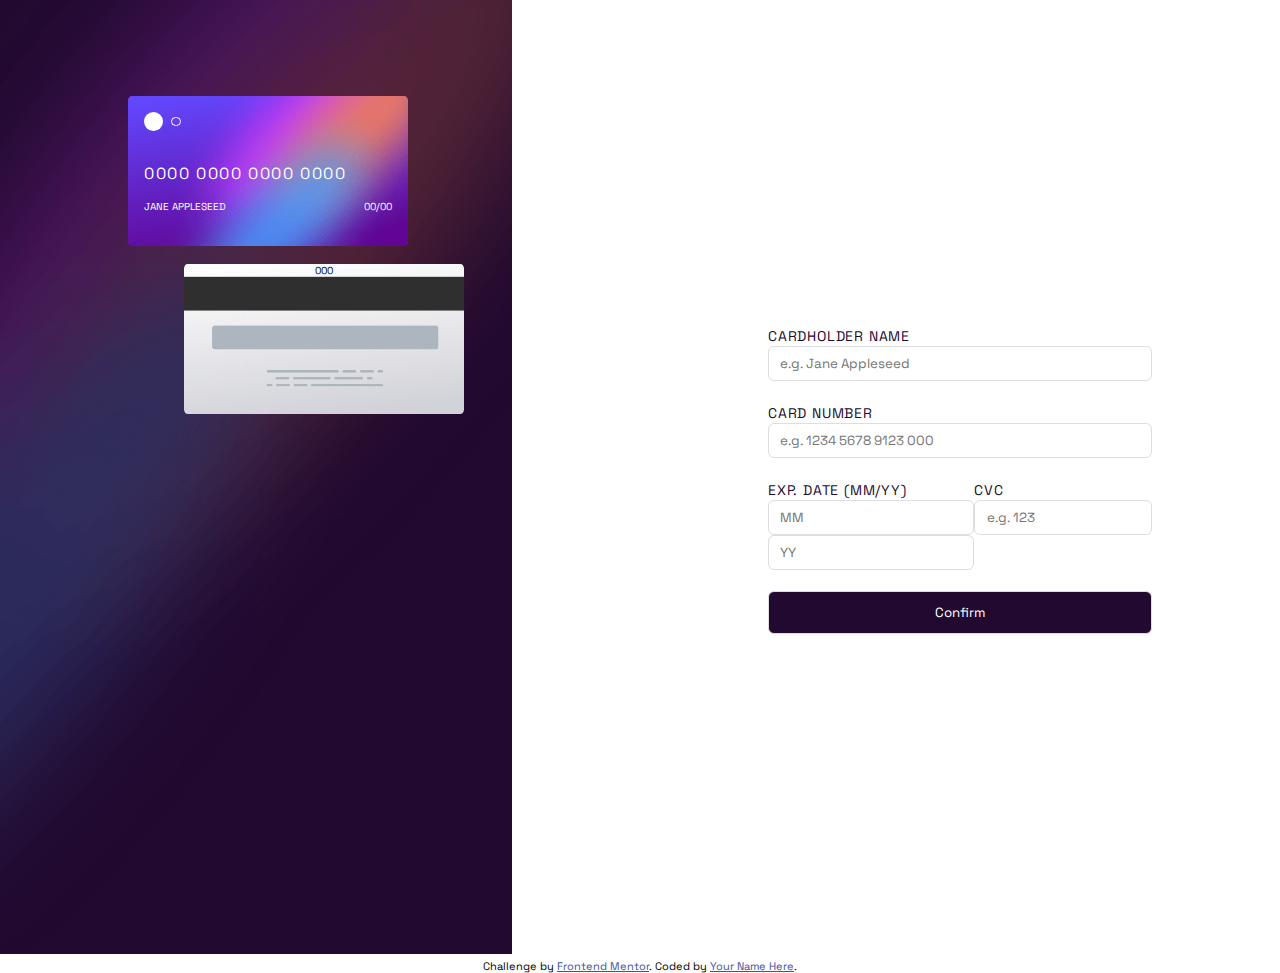
<file: index.html>
<!DOCTYPE html>
<html lang="en">

<head>
  <meta charset="UTF-8">
  <meta name="viewport" content="width=device-width, initial-scale=1.0">
  <!-- displays site properly based on user's device -->

  <link rel="icon" type="image/png" sizes="32x32" href="./images/favicon-32x32.png">
  <link rel="preconnect" href="https://fonts.googleapis.com">
  <link rel="preconnect" href="https://fonts.gstatic.com" crossorigin>
  <link href="https://fonts.googleapis.com/css2?family=Space+Grotesk:wght@500&display=swap" rel="stylesheet">
  <title>Frontend Mentor | Interactive card details form</title>
  <link rel="stylesheet" href="style.css">

  <style>
    .attribution {
      font-size: 11px;
      text-align: center;
    }

    .attribution a {
      color: hsl(228, 45%, 44%);
    }
  </style>
</head>

<body>
  <main>
    <section class="section-1">
      <picture>
        <source srcset="images/bg-main-desktop.png" class="bg-desktop" media="(min-width: 600px">
        <img src="images/bg-main-mobile.png" alt="bg-main-mobile" class="bg-mobile">
      </picture>
       
      <div class="card-back">
       <!-- <img src="images/bg-card-back.png" alt="bg-card-back" class="card-back">  -->
        <p>000</p>
      </div>
      <div class="card-front">
        <!-- <img src="images/bg-card-front.png" alt="bg-card-front"> -->
        <div class="card-front-info">
          <div class="circles">
            <div class="white-circle"></div>
            <div class="transparent-circle"></div>
          </div>
          <p class="card-num" id="card-number">0000 0000 0000 0000</p>
          <div class="card-details">
            <p id="card-name">JANE APPLESEED</p>
            <p id="expiry-date">00/00</p>
          </div>
        </div>
      </div>
    </section>

    <section class="section-2">
      <form id="form">
        <div>
          <label for="name">CARDHOLDER NAME</label><br>
          <input type="text" id="name" name="name" placeholder="e.g. Jane Appleseed"><br>
          <span>Error message expected</span><br>
        </div>
        <div>
          <label for="cardNumber">CARD NUMBER</label><br>
          <input id="number" name="number" placeholder="e.g. 1234 5678 9123 000"><br>
          <span>Error message expected</span><br>
        </div>
        <div class="exp-block">
          <div class="form-exp">
            <label for="exp-date">EXP. DATE (MM/YY)</label><br>
            <input type="number" id="exp-month" name="expiry-date" placeholder="MM">
            <input type="number" id="exp-year" name="expiry-date" placeholder="YY">
            <span>Error message expected</span><br>
          </div>
          <div class="form-cvc">
            <label for="cvc">CVC</label><br>
            <input type="number" id="cvc" name="cvc" placeholder="e.g. 123">
            <span>Error message expected</span><br>
          </div>
        </div>
        <input type="submit" value="Confirm" id="submit-btn">
      </form>
    </section>
  </main>

  <div class="attribution">
    Challenge by <a href="https://www.frontendmentor.io?ref=challenge" target="_blank">Frontend Mentor</a>.
    Coded by <a href="#">Your Name Here</a>.
  </div>
  <script src="index.js"></script>
</body>

</html>
</file>
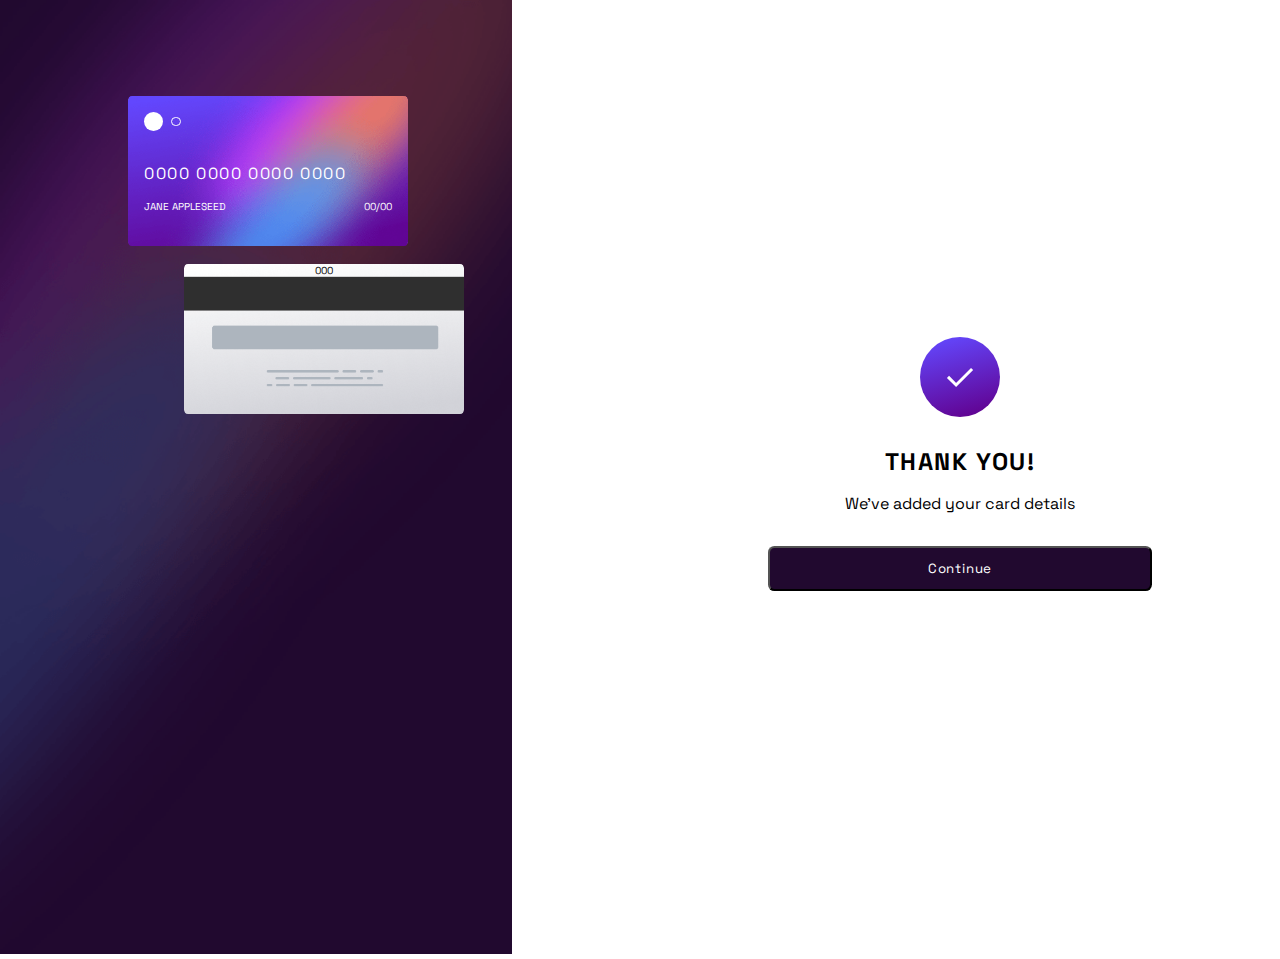
<file: submit.html>
<!DOCTYPE html>
<html lang="en">

<head>
    <meta charset="UTF-8">
    <meta http-equiv="X-UA-Compatible" content="IE=edge">
    <meta name="viewport" content="width=device-width, initial-scale=1.0">
    <link rel="icon" type="image/png" sizes="32x32" href="./images/favicon-32x32.png">
    <link rel="preconnect" href="https://fonts.googleapis.com">
    <link rel="preconnect" href="https://fonts.gstatic.com" crossorigin>
    <link href="https://fonts.googleapis.com/css2?family=Space+Grotesk:wght@500&display=swap" rel="stylesheet"> 
    <title>Submitted</title>
    <link rel="stylesheet" href="style.css">
</head>

<body>
  <main>
    <section class="section-1">
      <picture>
        <source srcset="images/bg-main-desktop.png" class="bg-desktop" media="(min-width: 600px">
        <img src="images/bg-main-mobile.png" alt="bg-main-mobile" class="bg-mobile">
      </picture>
      <div class="card-back">
       <!-- <img src="images/bg-card-back.png" alt="bg-card-back" class="card-back">  -->
        <p>000</p>
      </div>
      <div class="card-front">
        <!-- <img src="images/bg-card-front.png" alt="bg-card-front"> -->
        <div class="card-front-info">
          <div class="circles">
            <div class="white-circle"></div>
            <div class="transparent-circle"></div>
          </div>
          <p class="card-num" id="card-number">0000 0000 0000 0000</p>
          <div class="card-details">
            <p id="card-name">JANE APPLESEED</p>
            <p id="expiry-date">00/00</p>
          </div>
        </div>
      </div>
    </section>
 
    <section class="section-3">
      <img src="images/icon-complete.svg" alt="complete">
      <h2>THANK YOU!</h2>
      <p>We've added your card details</p>
      <button>Continue</button>
    </section>
  </main>
</body>

</html>
</file>
<file: style.css>
:root{
  --primary: hsl(249, 99%, 64%) to hsl(278, 94%, 30%);
  --red:  hsl(0, 100%, 66%);
  --white: hsl(0, 0%, 100%);
  --light-grayish-violet: hsl(270, 3%, 87%);
  --dark-grayish-violet: hsl(279, 6%, 55%);
  --dark-violet: hsl(278, 68%, 11%);
}

*{
  padding: 0;
  margin: 0;
  box-sizing: border-box;
  font-family: 'Space Grotesk', sans-serif;
}
main{
  display: flex;
  flex-direction: column;
  gap: 4rem;
}
.section-1{
  position: relative;
}
.section-1 .bg-mobile{
  width: 100%;
}
.section-1 .card-back img{
   width: 70%;
} 
.section-1 img[alt="bg-card-front"] {
  width: 75%;
}
.section-1 .card-back{
  background-image: url("images/bg-card-back.png");
  background-size: cover;
  background-position: center;
  background-repeat: no-repeat;
  width: 90%;
  max-width: 250px;
  height: 150px;
  border-radius: 4px;
  position: absolute;
  top: 1.5rem;
  right: 1rem;
} 
.card-back p{
  /* position: absolute;
  top: 4.25rem;
  right: 2rem; */
  display: flex;
  flex-direction: column;
  justify-content: center;
  align-items: center;
  /* color: var(--white);  */
  font-size: 10px;
} 
.card-front{
  background-image: url("images/bg-card-front.png");
  background-size: cover;
  background-repeat: no-repeat;
  background-position: center;
  width: 100%;
  max-width: 280px; 
  height: 150px;
  border-radius: 4px;
  position: absolute;
  top: 6.8rem;
  left: 1rem;
}  
/* .section-1 .card-back{
  position: absolute;
  top: 1.5rem;
  right: 1rem;
  
} */
/*.section-1 > p{
  position: absolute;
  top: 5.4rem;
  right: 3rem;
  z-index: 1;
  font-size: 10px;
  color: var(--white);
} */
/* .card-front{
  position: absolute;
  bottom: 8rem;
  left: 1rem;
  max-width: 380px;
} */
.card-front-info{
  
  color: var(--white);
  padding: 1rem;
 
} 
.circles{
  display: flex;
  justify-content: flex-start;
  align-items: center;
  gap: 0.5rem;
  padding-bottom: 1rem;
}
.white-circle{
  height: 1.2rem;
  width: 1.2rem;
  border-radius: 50%;
  background-color: var(--white);
  
}
.transparent-circle{
  height: 0.6rem;
  width: 0.6rem;
  border-radius: 50%;
  border: 0.75px solid var(--white);
  background-color: transparent;
}
.card-front-info .card-num{
  letter-spacing: 0.1rem;
  padding: 1rem 0;
}
.card-front-info .card-details{
  display: flex;
  justify-content: space-between;
  font-size: 10px;
}
.section-2{
  width: 90%;
  margin: auto;
}
label{
  color: var(--dark-violet);
  font-size: 14px;
  font-size: bold;
  letter-spacing: 0.05rem;;
}
input{
  width: 100%;
  padding: 0.5rem 0.7rem;
  border: 1px solid var(--light-grayish-violet);
  border-radius: 6px;
  
}
input:hover{
  border-color: var(--primary);
}
.exp-block{
  display: flex;
  gap: 0;
}
.form-exp{
  width: 100%;
  
}
#exp-date{
  width: 30%;
}
#cvc{
  width: 100%;
}
#submit-btn{
  width: 100%;
  background-color: var(--dark-violet);
  color: var(--white);
  padding: 0.75rem;
}
#submit-btn:hover{
  cursor: pointer;
}
span{
  color: var(--red);
  font-size: 0.75rem;
  visibility: hidden; 
}
.form-val.error span{
  visibility: visible;
}
.form-val.error input{
  border-color: var(--red);
}
.form-val.success input{
  border-color: var(--primary);
}


.section-3{
  text-align: center;
  width: 90%;
  margin: auto;
}
.section-3 h2{
  margin: 1.5rem 0 1rem;
  letter-spacing: 0.1rem;
}
.section-3 button{
  width: 100%;
  background-color: var(--dark-violet);
  color: var(--white);
  padding: 0.75rem;
  border-radius: 0.4rem;
  letter-spacing: 0.05rem;
  margin: 2rem 0;
}


@media screen and (min-width: 600px) {
  main{
    display: grid;
    grid-template-columns: 40% 60%;
    /* flex-direction: row; */
  }

  .section-1 .card-back{
    top: 16.5rem;
    left: 11.5rem;
    max-width: 280px;
  }
  .section-1 .card-front{
    top: 6rem;
    left: 8rem;
  }
  .section-2, .section-3{
    width: 50%;
  }
}
</file>
